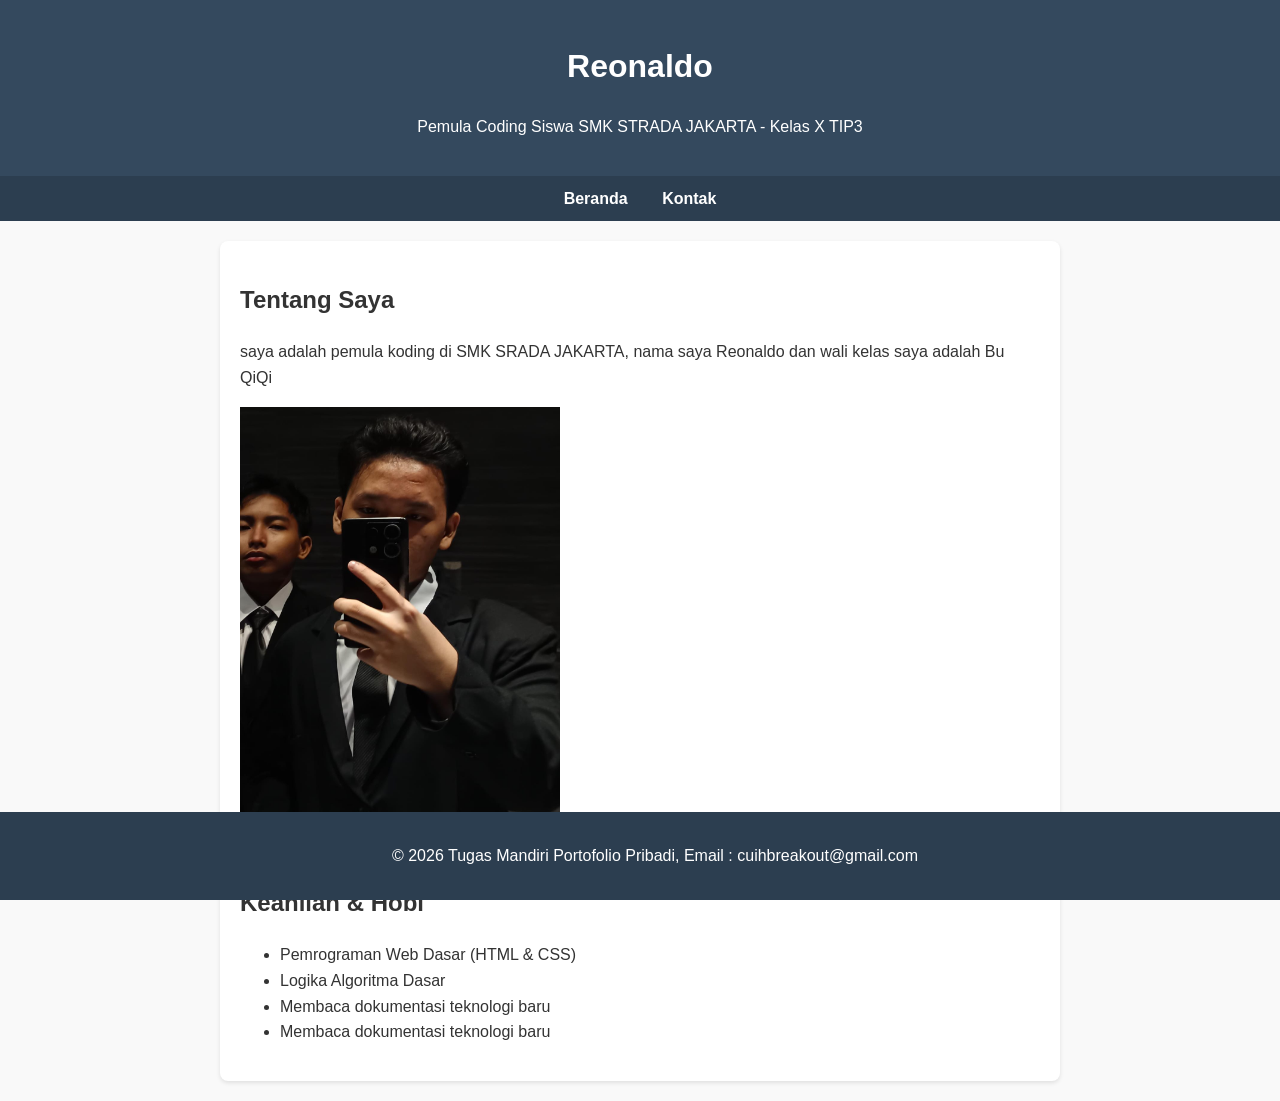
<file: reonaldo pemdas 0.2/job2/index.html>
<!DOCTYPE html>
<html lang="id">
<head>
    <meta charset="UTF-8">
    <meta name="viewport" content="width=device-width, initial-scale=1.0">
    <title>Portofolio Reonaldo - Beranda</title>
    <style>
        body {
            font-family: Arial, sans-serif;
            line-height: 1.6;
            margin: 0;
            padding: 0;
            background-color: #f9f9f9;
            color: #333;
        }
        header {
            background-color: #34495e;
            color: white;
            padding: 20px;
            text-align: center;
        }
        nav {
            background-color: #2c3e50;
            text-align: center;
            padding: 10px;
        }
        nav a {
            color: white;
            text-decoration: none;
            margin: 0 15px;
            font-weight: bold;
        }
        nav a:hover {
            text-decoration: underline;
        }
        main {
            max-width: 800px;
            margin: 20px auto;
            padding: 20px;
            background: white;
            border-radius: 8px;
            box-shadow: 0 2px 4px rgba(0,0,0,0.1);
        }
        footer {
            text-align: center;
            padding: 15px;
            background-color: #2c3e50;
            color: white;
            position: fixed;
            bottom: 0;
            width: 100%;
        }
    </style>
</head>
<body>
    <header>
        <h1>Reonaldo</h1>
        <p>Pemula Coding Siswa SMK STRADA JAKARTA - Kelas X TIP3</p>
    </header>
    <nav>
        <a href="index.html">Beranda</a>
        <a href="kontak.html">Kontak</a>
    </nav>
    <main>
        <h2>Tentang Saya</h2>
        <p>saya adalah pemula koding di SMK SRADA JAKARTA, nama saya Reonaldo dan wali kelas saya adalah Bu QiQi</p>
        <img src="p.jpeg" alt="Foto Profil" width="320" height="450">
        <h2>Keahlian & Hobi</h2>
        <ul>
            <li>Pemrograman Web Dasar (HTML & CSS)</li>
            <li>Logika Algoritma Dasar</li>
            <li>Membaca dokumentasi teknologi baru</li>
            <li>Membaca dokumentasi teknologi baru</li>
        </ul>
    </main>
    <footer>
        <p>&copy; 2026 Tugas Mandiri Portofolio Pribadi, Email : cuihbreakout@gmail.com</p>
    </footer>
</body>
</html>
</file>
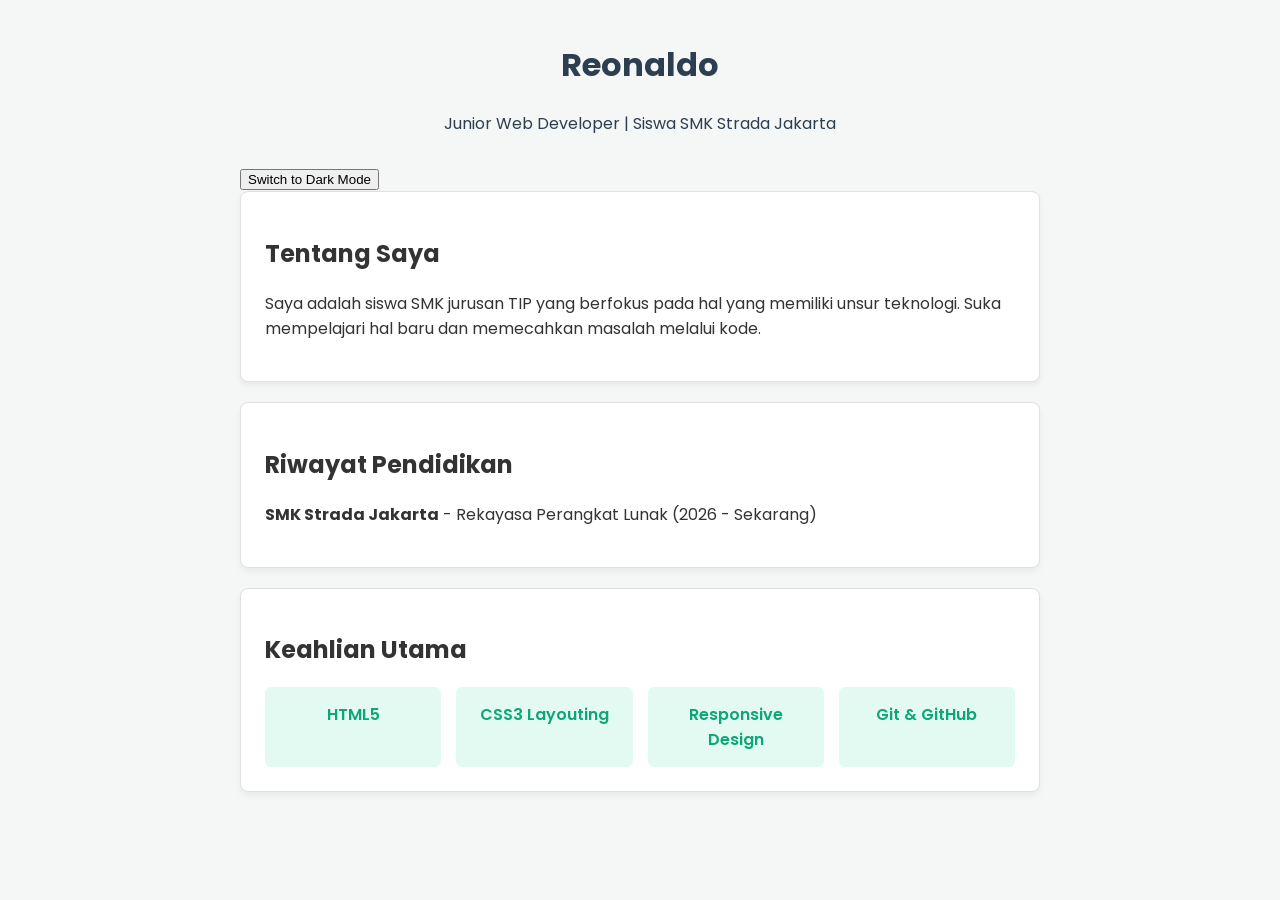
<file: reonaldo pemdas 0.2/job3/index.html>
<!DOCTYPE html>
<html lang="en">
<head>
    <meta charset="UTF-8">
    <meta name="viewport" content="width=device-width, initial-scale=1.0">
    <title>Document</title>
    <link rel="stylesheet" href="style.css">
</head>
<body>
    <div class="cv-container">
        <header class="cv-header">
            <h1>Reonaldo</h1>
            <p>Junior Web Developer | Siswa SMK Strada Jakarta</p>
        </header>
        <div class="toggle-container">
            <button class="btn-toggle" id="themeToggleBtn"> 
                Switch to Dark Mode
            </button>
        </div>
        <section class="cv-card">
            <h2>Tentang Saya</h2>
            <p>Saya adalah siswa SMK jurusan TIP yang berfokus pada hal yang memiliki unsur teknologi. Suka mempelajari hal baru dan memecahkan masalah melalui kode.</p>
        </section>
        <section class="cv-card">
            <h2>Riwayat Pendidikan</h2>
            <p><strong>SMK Strada Jakarta</strong> - Rekayasa Perangkat Lunak (2026 - Sekarang)</p>
        </section>
        <section class="cv-card">
            <h2>Keahlian Utama</h2>
            <div class="skills-container">
                <div class="skill-item">HTML5</div>
                <div class="skill-item">CSS3 Layouting</div>
                <div class="skill-item">Responsive Design</div>
                <div class="skill-item">Git & GitHub</div>
            </div>
        </section>
    </div>
    <script src="script.js"></script>
</body>
</html>
</file>
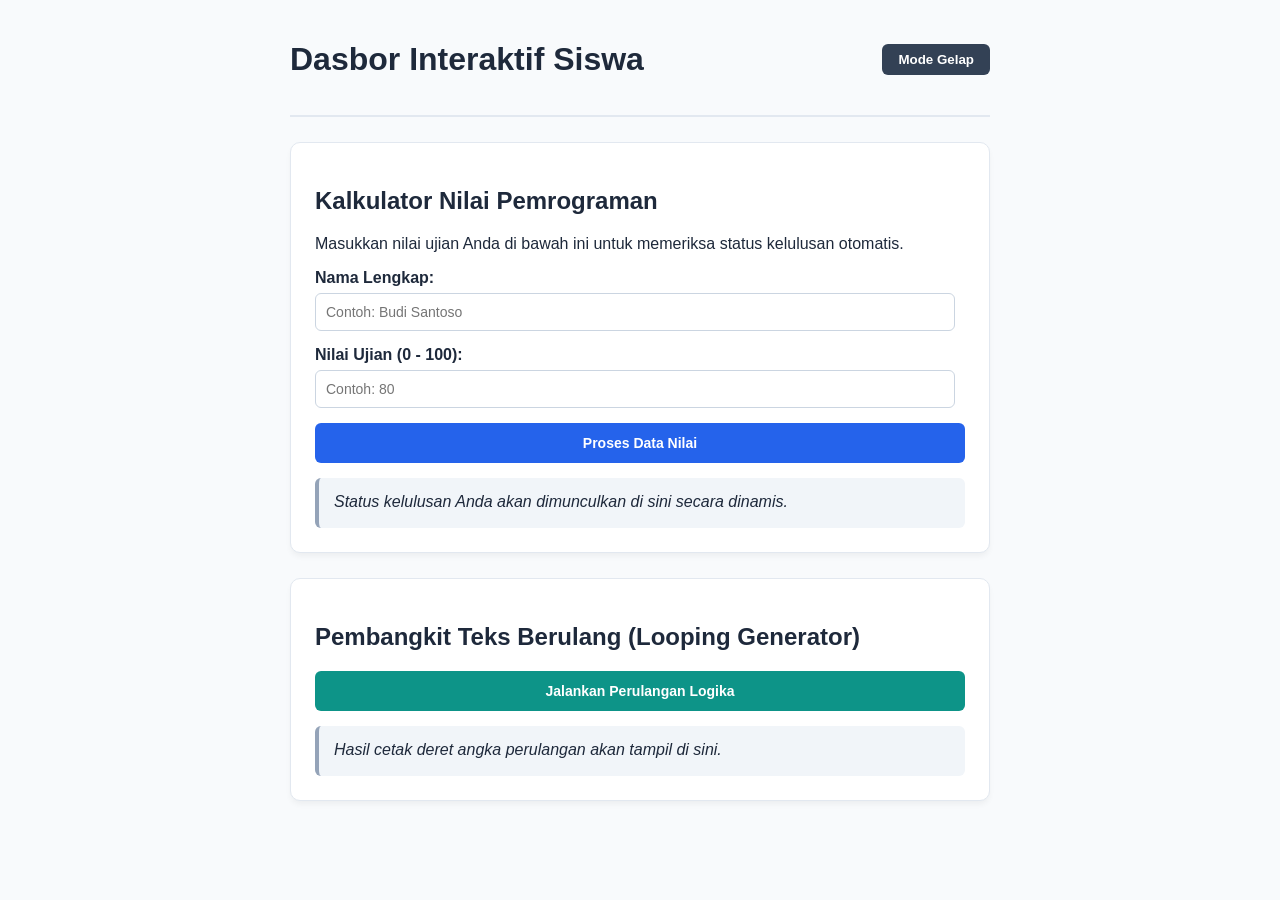
<file: reonaldo pemdas 0.2/job4/index.html>
<!DOCTYPE html>
<html lang="id">
<head>
    <meta charset="UTF-8">
    <meta name="viewport" content="width=device-width, initial-scale=1.0">
    <title>Web Interaktif JavaScript - X RPL</title>
    <link rel="stylesheet" href="style.css">
</head>
<body>
    <div class="main-container">
        <header class="web-header">
            <h1>Dasbor Interaktif Siswa</h1>
            <button id="btn-togle" class="toggle-theme">Mode Gelap</button>
        </header>

        <section class="widget-card">
            <h2>Kalkulator Nilai Pemrograman</h2>
            <p>Masukkan nilai ujian Anda di bawah ini untuk memeriksa status kelulusan otomatis.</p>
            <div class="input-group">
                <label for="input-nama">Nama Lengkap:</label>
                <input type="text" id="input-nama" placeholder="Contoh: Budi Santoso">
            </div>
            <div class="input-group">
                <label for="input-nilai">Nilai Ujian (0 - 100):</label>
                <input type="number" id="input-nilai" placeholder="Contoh: 80">
            </div>
            <button id="btn-proses" class="action-btn">Proses Data Nilai</button>
            <div id="box-hasil" class="result-box">
                Status kelulusan Anda akan dimunculkan di sini secara dinamis.
            </div>
        </section>
        <section class="widget-card">
            <h2>Pembangkit Teks Berulang (Looping Generator)</h2>
            <button id="btn-loop" class="action-btn variant-btn">Jalankan Perulangan Logika</button>
            <div id="box-loop" class="result-box">
                Hasil cetak deret angka perulangan akan tampil di sini.
            </div>
        </section>
    </div>
    <script src="script.js"></script>
</body>
</html>
</file>
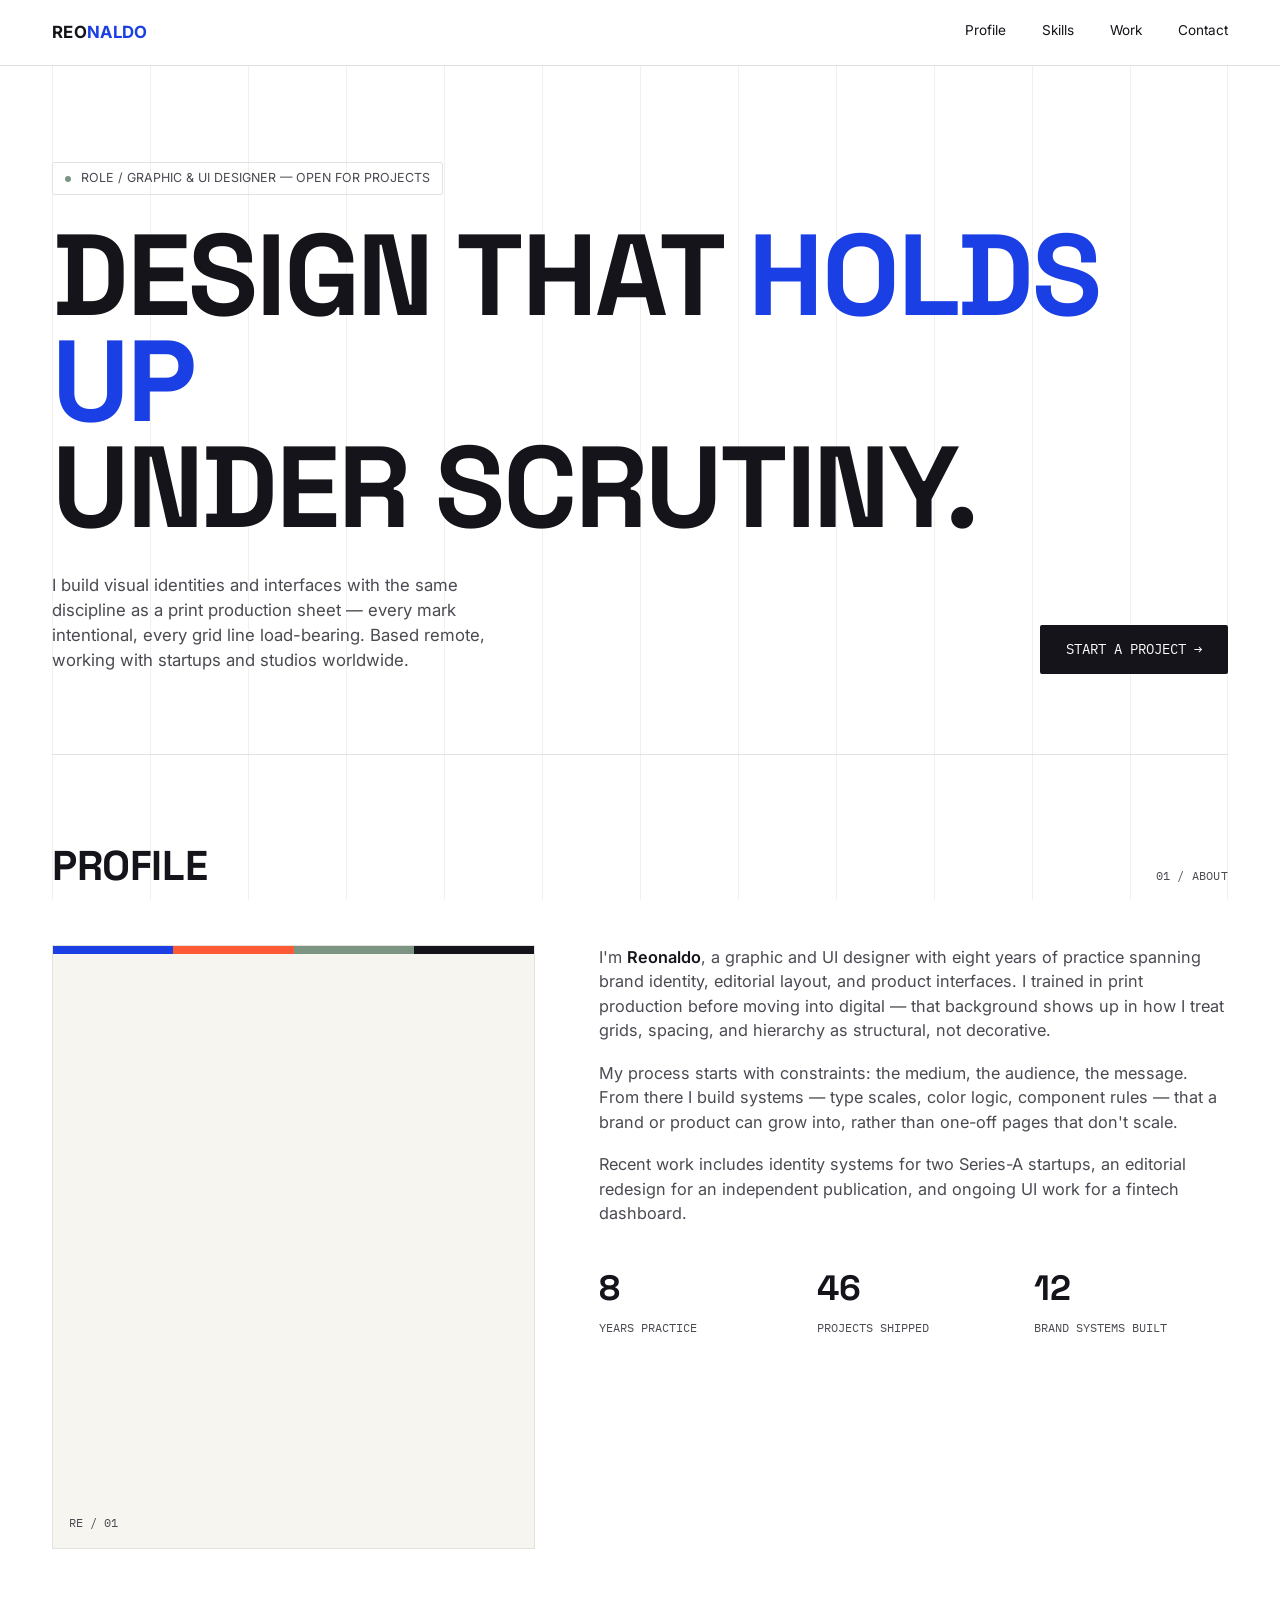
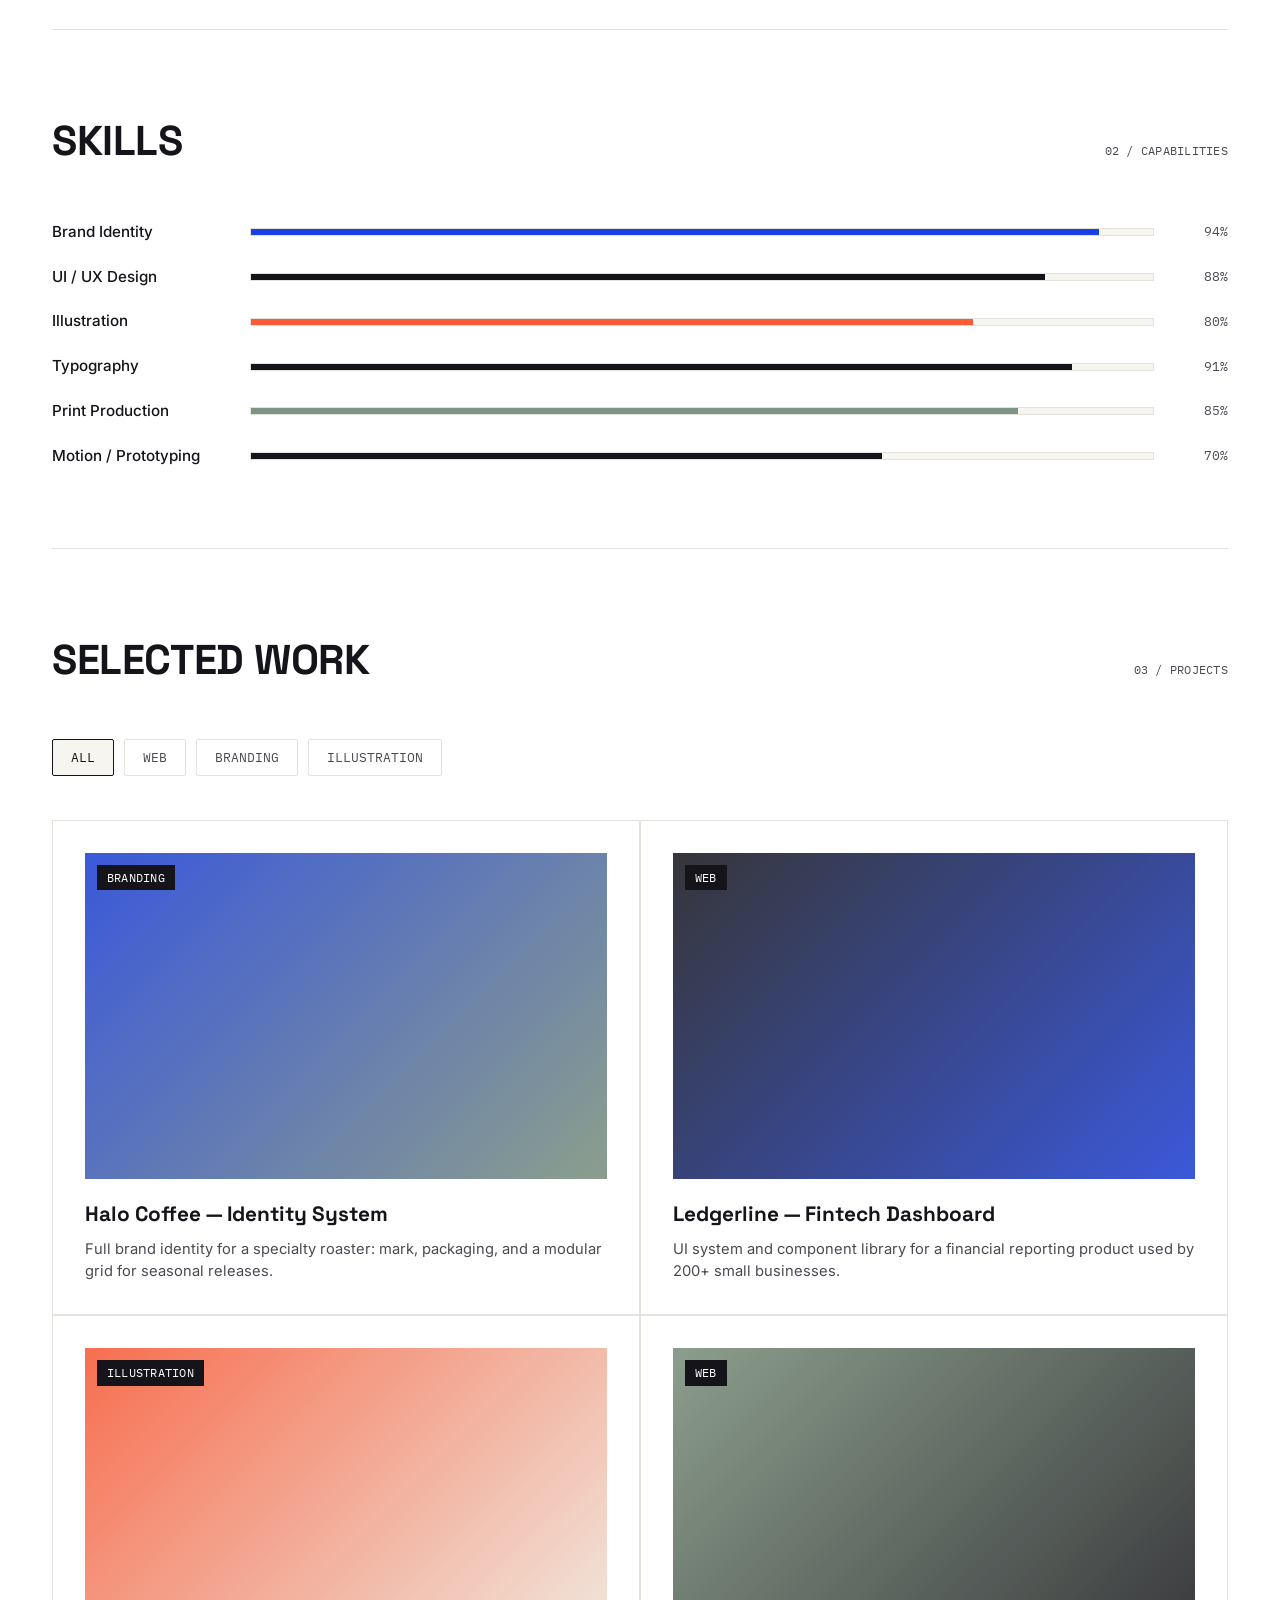
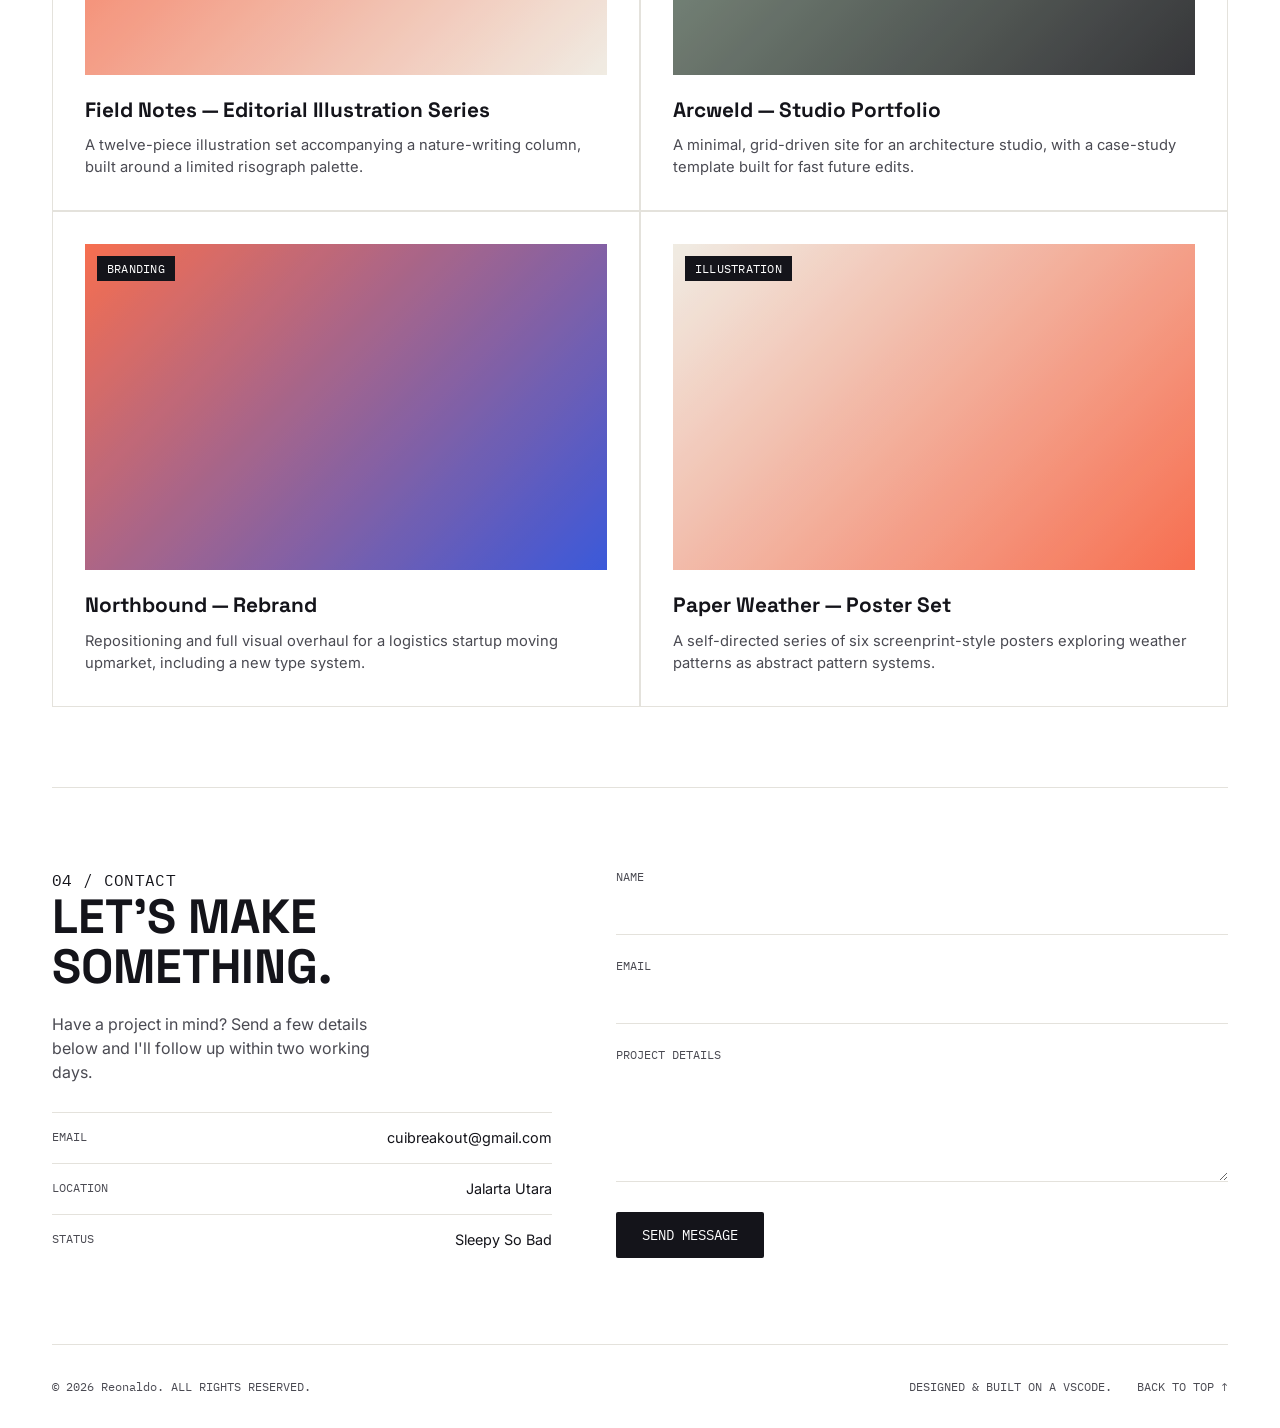
<file: reonaldo pemdas 0.2/job6/index.html>
<!DOCTYPE html>
<html lang="en">
<head>
<meta charset="UTF-8">
<meta name="viewport" content="width=device-width, initial-scale=1.0">
<title>Reonaldo — Graphic & UI Designer</title>
<meta name="description" content="Portfolio of Reonaldo, a graphic and UI designer specialising in brand identity, editorial layout and product interfaces.">
<meta name="theme-color" content="#1A3FE4">
<link rel="icon" href="data:image/svg+xml,<svg xmlns=%27http://www.w3.org/2000/svg%27 viewBox=%270 0 100 100%27><rect width=%27100%27 height=%27100%27 fill=%27%231A3FE4%27/><text x=%2750%27 y=%2772%27 font-size=%2760%27 font-family=%27sans-serif%27 font-weight=%27700%27 text-anchor=%27middle%27 fill=%27white%27>R</text></svg>">
<link rel="preconnect" href="https://fonts.googleapis.com">
<link href="https://fonts.googleapis.com/css2?family=Space+Grotesk:wght@400;500;700&family=Inter:wght@400;500;600&family=IBM+Plex+Mono:wght@400;500&display=swap" rel="stylesheet">
<link rel="stylesheet" href="style.css">
</head>
<body>

<a class="skip" href="#profile">Skip to content</a>

<div class="grid-guides" aria-hidden="true">
  <span></span><span></span><span></span><span></span><span></span><span></span>
  <span></span><span></span><span></span><span></span><span></span><span></span>
</div>

<header>
  <nav class="wrap" aria-label="Main">
    <a href="#top" class="logo">REO<span>NALDO</span></a>
    <div class="navlinks" id="navlinks">
      <a href="#profile">Profile</a>
      <a href="#skills">Skills</a>
      <a href="#work">Work</a>
      <a href="#contact">Contact</a>
    </div>
    <button class="menu-btn mono" id="menuBtn" aria-expanded="false" aria-controls="navlinks">MENU</button>
  </nav>
</header>

<main class="wrap">

  <section class="hero" id="top">
    <div class="eyebrow"><span class="dot"></span> ROLE / GRAPHIC &amp; UI DESIGNER — OPEN FOR PROJECTS</div>
    <h1>Design that <em>holds up</em><br>under scrutiny.</h1>
    <div class="hero-sub">
      <p>I build visual identities and interfaces with the same discipline as a print production sheet — every mark intentional, every grid line load-bearing. Based remote, working with startups and studios worldwide.</p>
      <a href="#contact" class="btn crop"><span class="cm2" aria-hidden="true"></span>START A PROJECT →</a>
    </div>
  </section>

  <section id="profile">
    <div class="sec-head">
      <h2>Profile</h2>
      <span class="tag mono">01 / ABOUT</span>
    </div>
    <div class="profile-grid">
      <div class="profile-photo reveal">
        <div class="swatchbar">
          <span style="background:var(--klein)"></span>
          <span style="background:var(--coral)"></span>
          <span style="background:var(--sage)"></span>
          <span style="background:var(--ink)"></span>
        </div>
      </div>
      <div class="profile-text reveal">
        <p>I'm <strong>Reonaldo</strong>, a graphic and UI designer with eight years of practice spanning brand identity, editorial layout, and product interfaces. I trained in print production before moving into digital — that background shows up in how I treat grids, spacing, and hierarchy as structural, not decorative.</p>
        <p>My process starts with constraints: the medium, the audience, the message. From there I build systems — type scales, color logic, component rules — that a brand or product can grow into, rather than one-off pages that don't scale.</p>
        <p>Recent work includes identity systems for two Series-A startups, an editorial redesign for an independent publication, and ongoing UI work for a fintech dashboard.</p>
        <div class="stats">
          <div class="stat"><b>8</b><span>YEARS PRACTICE</span></div>
          <div class="stat"><b>46</b><span>PROJECTS SHIPPED</span></div>
          <div class="stat"><b>12</b><span>BRAND SYSTEMS BUILT</span></div>
        </div>
      </div>
    </div>
  </section>

  <section id="skills">
    <div class="sec-head">
      <h2>Skills</h2>
      <span class="tag mono">02 / CAPABILITIES</span>
    </div>
    <div class="skills-list reveal">
      <div class="skill-row">
        <div class="skill-name">Brand Identity</div>
        <div class="skill-track"><div class="skill-fill" data-pct="94"></div></div>
        <div class="skill-pct">94%</div>
      </div>
      <div class="skill-row">
        <div class="skill-name">UI / UX Design</div>
        <div class="skill-track"><div class="skill-fill" data-pct="88"></div></div>
        <div class="skill-pct">88%</div>
      </div>
      <div class="skill-row">
        <div class="skill-name">Illustration</div>
        <div class="skill-track"><div class="skill-fill" data-pct="80"></div></div>
        <div class="skill-pct">80%</div>
      </div>
      <div class="skill-row">
        <div class="skill-name">Typography</div>
        <div class="skill-track"><div class="skill-fill" data-pct="91"></div></div>
        <div class="skill-pct">91%</div>
      </div>
      <div class="skill-row">
        <div class="skill-name">Print Production</div>
        <div class="skill-track"><div class="skill-fill" data-pct="85"></div></div>
        <div class="skill-pct">85%</div>
      </div>
      <div class="skill-row">
        <div class="skill-name">Motion / Prototyping</div>
        <div class="skill-track"><div class="skill-fill" data-pct="70"></div></div>
        <div class="skill-pct">70%</div>
      </div>
    </div>
  </section>

  <section id="work">
    <div class="sec-head">
      <h2>Selected Work</h2>
      <span class="tag mono">03 / PROJECTS</span>
    </div>
    <div class="filters">
      <button class="tab active" data-filter="all" aria-pressed="true">ALL</button>
      <button class="tab" data-filter="web" aria-pressed="false">WEB</button>
      <button class="tab" data-filter="branding" aria-pressed="false">BRANDING</button>
      <button class="tab" data-filter="illustration" aria-pressed="false">ILLUSTRATION</button>
    </div>
    <div class="proj-grid" id="projGrid">

      <div class="proj-card crop reveal" data-cat="branding">
        <span class="cm2" aria-hidden="true"></span>
        <div class="proj-thumb"><div class="tint" style="background:linear-gradient(135deg,var(--klein),var(--sage))"></div><span class="proj-cat mono">BRANDING</span></div>
        <h3>Halo Coffee — Identity System</h3>
        <p>Full brand identity for a specialty roaster: mark, packaging, and a modular grid for seasonal releases.</p>
      </div>

      <div class="proj-card crop reveal" data-cat="web">
        <span class="cm2" aria-hidden="true"></span>
        <div class="proj-thumb"><div class="tint" style="background:linear-gradient(135deg,var(--ink),var(--klein))"></div><span class="proj-cat mono">WEB</span></div>
        <h3>Ledgerline — Fintech Dashboard</h3>
        <p>UI system and component library for a financial reporting product used by 200+ small businesses.</p>
      </div>

      <div class="proj-card crop reveal" data-cat="illustration">
        <span class="cm2" aria-hidden="true"></span>
        <div class="proj-thumb"><div class="tint" style="background:linear-gradient(135deg,var(--coral),var(--paper-alt))"></div><span class="proj-cat mono">ILLUSTRATION</span></div>
        <h3>Field Notes — Editorial Illustration Series</h3>
        <p>A twelve-piece illustration set accompanying a nature-writing column, built around a limited risograph palette.</p>
      </div>

      <div class="proj-card crop reveal" data-cat="web">
        <span class="cm2" aria-hidden="true"></span>
        <div class="proj-thumb"><div class="tint" style="background:linear-gradient(135deg,var(--sage),var(--ink))"></div><span class="proj-cat mono">WEB</span></div>
        <h3>Arcweld — Studio Portfolio</h3>
        <p>A minimal, grid-driven site for an architecture studio, with a case-study template built for fast future edits.</p>
      </div>

      <div class="proj-card crop reveal" data-cat="branding">
        <span class="cm2" aria-hidden="true"></span>
        <div class="proj-thumb"><div class="tint" style="background:linear-gradient(135deg,var(--coral),var(--klein))"></div><span class="proj-cat mono">BRANDING</span></div>
        <h3>Northbound — Rebrand</h3>
        <p>Repositioning and full visual overhaul for a logistics startup moving upmarket, including a new type system.</p>
      </div>

      <div class="proj-card crop reveal" data-cat="illustration">
        <span class="cm2" aria-hidden="true"></span>
        <div class="proj-thumb"><div class="tint" style="background:linear-gradient(135deg,var(--paper-alt),var(--coral))"></div><span class="proj-cat mono">ILLUSTRATION</span></div>
        <h3>Paper Weather — Poster Set</h3>
        <p>A self-directed series of six screenprint-style posters exploring weather patterns as abstract pattern systems.</p>
      </div>

    </div>
  </section>

  <section id="contact">
    <div class="contact-wrap">
      <div class="contact-info reveal">
        <span class="tag mono">04 / CONTACT</span>
        <h2>Let's make<br>something.</h2>
        <p>Have a project in mind? Send a few details below and I'll follow up within two working days.</p>
        <div class="info-row"><span>EMAIL</span><span>cuibreakout@gmail.com</span></div>
        <div class="info-row"><span>LOCATION</span><span>Jalarta Utara</span></div>
        <div class="info-row"><span>STATUS</span><span>Sleepy So Bad</span></div>
      </div>
      <form id="contactForm" class="reveal">
        <div class="field">
          <label for="cf-name">NAME</label>
          <input id="cf-name" name="name" type="text" required autocomplete="name">
        </div>
        <div class="field">
          <label for="cf-email">EMAIL</label>
          <input id="cf-email" name="email" type="email" required autocomplete="email">
        </div>
        <div class="field">
          <label for="cf-message">PROJECT DETAILS</label>
          <textarea id="cf-message" name="message" required></textarea>
        </div>
        <div class="submit-row">
          <button type="submit" class="btn">SEND MESSAGE</button>
          <span id="formMsg" class="mono" role="status" aria-live="polite"></span>
        </div>
      </form>
    </div>
  </section>

  <footer>
    <span>© <span id="year">2026</span> Reonaldo. ALL RIGHTS RESERVED.</span>
    <span>DESIGNED &amp; BUILT ON A VSCODE. <a href="#top" class="totop">BACK TO TOP ↑</a></span>
  </footer>

</main>

<script src="script.js"></script>

</body>
</html>
</file>
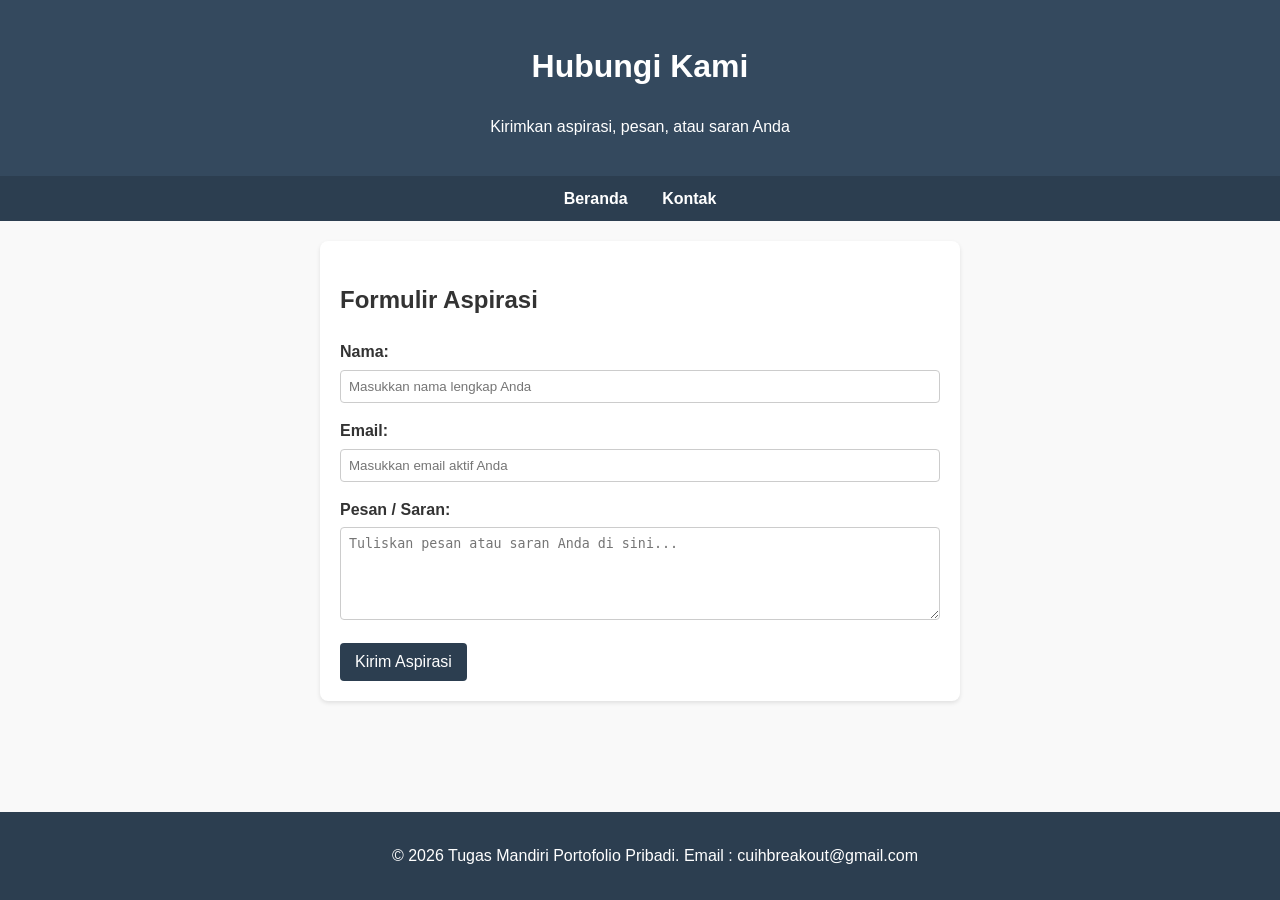
<file: reonaldo pemdas 0.2/job2/kontak.html>
<!DOCTYPE html>
<html lang="id">
<head>
    <meta charset="UTF-8">
    <meta name="viewport" content="width=device-width, initial-scale=1.0">
    <title>Portofolio Reonaldo - Kontak</title>
    <style>
        body {
            font-family: Arial, sans-serif;
            line-height: 1.6;
            margin: 0;
            padding: 0;
            background-color: #f9f9f9;
            color: #333;
        }
        header {
            background-color: #34495e;
            color: white;
            padding: 20px;
            text-align: center;
        }
        nav {
            background-color: #2c3e50;
            text-align: center;
            padding: 10px;
        }
        nav a {
            color: white;
            text-decoration: none;
            margin: 0 15px;
            font-weight: bold;
        }
        nav a:hover {
            text-decoration: underline;
        }
        main {
            max-width: 600px;
            margin: 20px auto;
            padding: 20px;
            background: white;
            border-radius: 8px;
            box-shadow: 0 2px 4px rgba(0,0,0,0.1);
        }
        .form-group {
            margin-bottom: 15px;
        }
        .form-group label {
            display: block;
            margin-bottom: 5px;
            font-weight: bold;
        }
        .form-group input, .form-group textarea {
            width: 100%;
            padding: 8px;
            box-sizing: border-box;
            border: 1px solid #ccc;
            border-radius: 4px;
        }
        button {
            background-color: #2c3e50;
            color: white;
            padding: 10px 15px;
            border: none;
            border-radius: 4px;
            cursor: pointer;
            font-size: 1em;
        }
        button:hover {
            background-color: #34495e;
        }
        footer {
            text-align: center;
            padding: 15px;
            background-color: #2c3e50;
            color: white;
            position: fixed;
            bottom: 0;
            width: 100%;
        }
    </style>
</head>
<body>
    <header>
        <h1>Hubungi Kami</h1>
        <p>Kirimkan aspirasi, pesan, atau saran Anda</p>
    </header>
    <nav>
        <a href="index.html">Beranda</a>
        <a href="kontak.html">Kontak</a>
    </nav>
    <main>
        <h2>Formulir Aspirasi</h2>
        <form action="#" method="POST">
            <div class="form-group">
                <label for="nama">Nama:</label>
                <input type="text" id="nama" name="nama" required placeholder="Masukkan nama lengkap Anda">
            </div>
            <div class="form-group">
                <label for="email">Email:</label>
                <input type="email" id="email" name="email" required placeholder="Masukkan email aktif Anda">
            </div>
            <div class="form-group">
                <label for="pesan">Pesan / Saran:</label>
                <textarea id="pesan" name="pesan" rows="5" required placeholder="Tuliskan pesan atau saran Anda di sini..."></textarea>
            </div>
            <button type="submit">Kirim Aspirasi</button>
        </form>
    </main>
    <footer>
        <p>&copy; 2026 Tugas Mandiri Portofolio Pribadi. Email : cuihbreakout@gmail.com</p>
    </footer>
</body>
</html>
</file>
<file: reonaldo pemdas 0.2/job3/style.css>
@import url('https://fonts.googleapis.com/css2?family=Poppins:wght@300;400;600&display=swap');

body {
    background-color: #f4f7f6;
    font-family: 'Poppins', sans-serif;
    color: #333333;
    margin: 0;
    padding: 20px;
}

.cv-container {
    max-width: 800px;
    margin: 0 auto;
}

.cv-header {
    text-align: center;
    margin-bottom: 30px;
    color: #2c3e50;
}

.cv-card {
    background-color: #ffffff;
    padding: 24px;
    margin-bottom: 20px;
    border: 1px solid #e0e0e0;
    border-radius: 8px;
    box-shadow: 0 4px 6px rgba(0,0,0,0.05);
}

.skills-container {
    display: flex;
    justify-content: space-between;
    flex-wrap: wrap;
    gap: 15px;
}

.skill-item {
    flex: 1;
    min-width: 120px;
    background-color: #e3faf2;
    color: #0ca678;
    font-weight: 600;
    padding: 15px;
    text-align: center;
    border-radius: 6px;
}

@media (max-width: 600px) {
    .skills-container {
        flex-direction: column;
    }
    body {
        padding: 10px;
    }
    .cv-card {
        padding: 15px;
    }
}

@media (prefers-color-scheme: dark) {
    body {
        background-color: #1a1a1a;
        color: #f5f5f5;
    }
    .cv-card {
        background-color: #2d2d2d;
        border-color: #404040;
        box-shadow: 0 4px 6px rgba(0,0,0,0.3);
    }
    .cv-header h1 {
        color: #ffffff;
    }
}


/* ==========================================
   TUGAS MANDIRI: FITUR DARK MODE (TEXT PUTIH)
   ========================================= */


/* 1. Menggunakan Class (.dark-theme) jika di-toggle via tombol */
body.dark-theme {
    background-color: #1a1a1a; /* Latar belakang gelap */
    color: #ffffff;            /* Warna teks dasar putih */
}


/* Mengubah semua warna teks di dalam kartu menjadi putih */
body.dark-theme .cv-card {
    background-color: #2d2d2d;
    border-color: #444444;
}
body.dark-theme h1,
body.dark-theme h2,
body.dark-theme h3,
body.dark-theme h4,
body.dark-theme p,
body.dark-theme .main-title,
body.dark-theme .desc-text,
body.dark-theme .item-title,
body.dark-theme .item-desc,
body.dark-theme .section-title,
body.dark-theme .section-subtitle,
body.dark-theme .contact-text {
    color: #ffffff !important; /* Memaksa warna tulisan menjadi putih penuh */
}


body.dark-theme .section-title {
    border-bottom: 2px solid #444444; /* Penyesuaian garis batas tema gelap */
}


body.dark-theme .item-date {
    color: #cccccc !important; /* Warna tanggal abu terang agar tetap estetis */
}


body.dark-theme .skill-item {
    background-color: #1e3d37; /* Warna latar box skill yang pas untuk mode gelap */
}


body.dark-theme .skill-name {
    color: #12b886 !important; /* Nama keahlian tetap hijau aksen */
}


body.dark-theme .skill-desc {
    color: #e0e0e0 !important; /* Deskripsi keahlian abu sangat terang */
}


body.dark-theme .btn-toggle {
    background-color: #f4f7f6;
    color: #1a1a1a;
}




/* 2. Menggunakan Media Query Otomatis (Sesuai Preferensi Sistem Perangkat) */
@media (prefers-color-scheme: dark) {
    body:not(.light-theme) {
        background-color: #1a1a1a;
        color: #ffffff;
    }
    body:not(.light-theme) .cv-card {
        background-color: #2d2d2d;
        border-color: #444444;
    }
    body:not(.light-theme) h1,
    body:not(.light-theme) h2,
    body:not(.light-theme) h3,
    body:not(.light-theme) h4,
    body:not(.light-theme) p,
    body:not(.light-theme) .main-title,
    body:not(.light-theme) .desc-text,
    body:not(.light-theme) .item-title,
    body:not(.light-theme) .item-desc,
    body:not(.light-theme) .section-title,
    body:not(.light-theme) .section-subtitle,
    body:not(.light-theme) .contact-text {
        color: #ffffff !important;
    }
    body:not(.light-theme) .section-title {
        border-bottom: 2px solid #444444;
    }
    body:not(.light-theme) .item-date {
        color: #cccccc !important;
    }
    body:not(.light-theme) .skill-item {
        background-color: #1e3d37;
    }
    body:not(.light-theme) .skill-name {
        color: #12b886 !important;
    }
    body:not(.light-theme) .skill-desc {
        color: #e0e0e0 !important;
    }
    body:not(.light-theme) .btn-toggle {
        background-color: #f4f7f6;
        color: #1a1a1a;
    }
}
</file>
<file: reonaldo pemdas 0.2/job4/style.css>
body {
    background-color: #f8fafc;
    font-family: 'Segoe UI', Tahoma, Geneva, Verdana, sans-serif;
    color: #1e293b;
    margin: 0;
    padding: 20px;
    transition: background-color 0.3s ease, color 0.3s ease;
}
body.dark-theme {
    background-color: #0f172a;
    color: #f1f5f9;
}
.main-container {
    max-width: 700px;
    margin: 0 auto;
}
.web-header {
    display: flex;
    justify-content: space-between;
    align-items: center;
    margin-bottom: 25px;
    border-bottom: 2px solid #e2e8f0;
    padding-bottom: 15px;
}
.toggle-theme {
    background-color: #334155;
    color: #ffffff;
    border: none;
    padding: 8px 16px;
    border-radius: 6px;
    cursor: pointer;
    font-weight: 600;
}
.widget-card {
    background-color: #ffffff;
    padding: 24px;
    margin-bottom: 25px;
    border: 1px solid #e2e8f0;
    border-radius: 10px;
    box-shadow: 0 4px 6px -1px rgba(0, 0, 0, 0.05);
    transition: background-color 0.3s ease;
}
body.dark-theme .widget-card {
    background-color: #1e293b;
    border-color: #334155;
}
.input-group { margin-bottom: 15px; }
.input-group label { display: block; margin-bottom: 6px; font-weight: 600; }
.input-group input { width: 95%; padding: 10px; border: 1px solid #cbd5e1; border-radius: 6px; font-size: 14px; }
body.dark-theme .input-group input { background-color: #334155; color: white; border-color: #475569; }
.action-btn { background-color: #2563eb; color: white; border: none; padding: 12px 20px; font-size: 14px; font-weight: 600; border-radius: 6px; cursor: pointer; width: 100%; margin-bottom: 15px; }
.action-btn:hover { background-color: #1d4ed8; }
.variant-btn { background-color: #0d9488; }
.variant-btn:hover { background-color: #0f766e; }
.result-box { background-color: #f1f5f9; padding: 15px; border-radius: 6px; border-left: 4px solid #94a3b8; font-style: italic; min-height: 20px; }
body.dark-theme .result-box { background-color: #334155; border-left-color: #64748b; }
</file>
<file: reonaldo pemdas 0.2/job6/style.css>
:root{
  --paper:#FFFFFF;
  --ink:#14141A;
  --ink-soft:#4A4A52;
  --grid-line:#E4E2DC;
  --klein:#1A3FE4;
  --coral:#FF5A36;
  --sage:#7C9583;
  --paper-alt:#F7F5F0;
}

*{margin:0;padding:0;box-sizing:border-box;}

html{scroll-behavior:smooth;}

body{
  background:var(--paper);
  color:var(--ink);
  font-family:'Inter',sans-serif;
  line-height:1.5;
  overflow-x:hidden;
}

@media (prefers-reduced-motion: reduce){
  html{scroll-behavior:auto;}
  *{animation-duration:0.001ms !important; transition-duration:0.001ms !important;}
}

a{color:inherit;text-decoration:none;}

::selection{background:var(--klein);color:var(--paper);}

.skip{
  position:absolute;left:16px;top:-60px;z-index:100;
  background:var(--ink);color:var(--paper);
  font-family:'IBM Plex Mono',monospace;font-size:0.8rem;
  padding:10px 16px;border-radius:2px;transition:top 0.2s ease;
}
.skip:focus{top:12px;}

.mono{
  font-family:'IBM Plex Mono',monospace;
  letter-spacing:0.02em;
}

.display{
  font-family:'Space Grotesk',sans-serif;
}

.wrap{
  max-width:1240px;
  margin:0 auto;
  padding:0 32px;
}

.grid-guides{
  position:fixed;
  top:0; left:0; right:0; bottom:0;
  max-width:1240px;
  margin:0 auto;
  padding:0 32px;
  pointer-events:none;
  z-index:0;
  display:grid;
  grid-template-columns:repeat(12,1fr);
}
.grid-guides span{
  border-left:1px solid var(--grid-line);
  height:100%;
  opacity:0.5;
}
.grid-guides span:last-child{border-right:1px solid var(--grid-line);}

.crop{position:relative;}
.crop::before,
.crop::after,
.crop .cm2::before,
.crop .cm2::after{
  content:'';
  position:absolute;
  width:14px;
  height:14px;
  border:1.5px solid var(--ink);
  opacity:0;
  transition:opacity 0.25s ease, transform 0.25s ease;
}
.crop::before{top:-1px;left:-1px;border-right:none;border-bottom:none;}
.crop::after{top:-1px;right:-1px;border-left:none;border-bottom:none;}
.crop .cm2::before{bottom:-1px;left:-1px;border-right:none;border-top:none;position:absolute;}
.crop .cm2::after{bottom:-1px;right:-1px;border-left:none;border-top:none;position:absolute;}
.crop:hover::before,.crop:hover::after,
.crop:hover .cm2::before,.crop:hover .cm2::after{opacity:1;}
.crop:hover::before{transform:translate(-4px,-4px);}
.crop:hover::after{transform:translate(4px,-4px);}
.crop:hover .cm2::before{transform:translate(-4px,4px);}
.crop:hover .cm2::after{transform:translate(4px,4px);}

header{
  position:sticky;
  top:0;
  background:rgba(255,255,255,0.92);
  backdrop-filter:blur(6px);
  border-bottom:1px solid var(--grid-line);
  z-index:50;
}
nav.wrap{
  display:flex;
  align-items:center;
  justify-content:space-between;
  padding-top:20px;
  padding-bottom:20px;
}
.logo{
  font-weight:700;
  font-size:1.05rem;
  letter-spacing:0.02em;
}
.logo span{color:var(--klein);}
.navlinks{
  display:flex;
  gap:36px;
  font-size:0.85rem;
}
.navlinks a{
  position:relative;
  padding-bottom:4px;
}
.navlinks a:focus-visible, .btn:focus-visible, .tab:focus-visible, input:focus-visible, textarea:focus-visible, button:focus-visible{
  outline:2px solid var(--klein);
  outline-offset:3px;
}
.navlinks a::after{
  content:'';
  position:absolute;
  left:0;bottom:0;
  width:0;height:1px;
  background:var(--ink);
  transition:width 0.2s ease;
}
.navlinks a:hover::after,
.navlinks a.active::after{width:100%;}
.navlinks a.active{color:var(--klein);}
.navlinks a.active::after{background:var(--klein);}

.menu-btn{
  display:none;
  background:transparent;
  border:1px solid var(--grid-line);
  border-radius:2px;
  padding:8px 14px;
  font-size:0.78rem;
  color:var(--ink);
  cursor:pointer;
}

.hero{
  position:relative;
  padding:96px 0 80px;
  border-bottom:1px solid var(--grid-line);
}
.eyebrow{
  display:inline-flex;
  align-items:center;
  gap:10px;
  font-size:0.78rem;
  color:var(--ink-soft);
  margin-bottom:28px;
  border:1px solid var(--grid-line);
  padding:6px 12px;
  border-radius:2px;
}
.eyebrow .dot{width:6px;height:6px;border-radius:50%;background:var(--sage);display:inline-block;}

.hero h1{
  font-family:'Space Grotesk',sans-serif;
  font-weight:700;
  font-size:clamp(3rem,9vw,7.5rem);
  line-height:0.92;
  letter-spacing:-0.02em;
  text-transform:uppercase;
}
.hero h1 em{
  font-style:normal;
  color:var(--klein);
}

.hero-sub{
  margin-top:32px;
  display:flex;
  justify-content:space-between;
  align-items:flex-end;
  gap:40px;
  flex-wrap:wrap;
}
.hero-sub p{
  max-width:480px;
  color:var(--ink-soft);
  font-size:1.05rem;
}
.btn{
  display:inline-block;
  background:var(--ink);
  color:var(--paper);
  font-family:'IBM Plex Mono',monospace;
  font-size:0.85rem;
  padding:14px 26px;
  border-radius:2px;
  white-space:nowrap;
  transition:background 0.2s ease, transform 0.2s ease;
  border:none;
  cursor:pointer;
}
.btn:hover{background:var(--klein); transform:translateY(-2px);}

section{padding:80px 0;border-bottom:1px solid var(--grid-line);scroll-margin-top:70px;}
.sec-head{
  display:flex;
  justify-content:space-between;
  align-items:baseline;
  margin-bottom:48px;
  flex-wrap:wrap;
  gap:12px;
}
.sec-head .tag{
  font-size:0.78rem;
  color:var(--ink-soft);
}
.sec-head h2{
  font-family:'Space Grotesk',sans-serif;
  font-size:clamp(1.8rem,4vw,2.6rem);
  text-transform:uppercase;
  letter-spacing:-0.01em;
}

.profile-grid{
  display:grid;
  grid-template-columns:1fr 1.3fr;
  gap:64px;
  align-items:start;
}
.profile-photo{
  aspect-ratio:4/5;
  background:var(--paper-alt);
  border:1px solid var(--grid-line);
  position:relative;
  overflow:hidden;
}
.profile-photo::after{
  content:'RE / 01';
  position:absolute;
  bottom:16px;left:16px;
  font-family:'IBM Plex Mono',monospace;
  font-size:0.75rem;
  color:var(--ink-soft);
}
.profile-photo .swatchbar{
  position:absolute;
  top:0;left:0;right:0;
  height:8px;
  display:flex;
}
.profile-photo .swatchbar span{flex:1;}
.profile-text p{
  color:var(--ink-soft);
  margin-bottom:18px;
  font-size:1.02rem;
}
.profile-text strong{color:var(--ink);font-weight:600;}
.stats{
  display:grid;
  grid-template-columns:repeat(3,1fr);
  gap:24px;
  margin-top:36px;
}
.stat b{
  font-family:'Space Grotesk',sans-serif;
  font-size:2.2rem;
  display:block;
}
.stat span{
  font-size:0.78rem;
  color:var(--ink-soft);
  font-family:'IBM Plex Mono',monospace;
}

.skills-list{display:flex;flex-direction:column;gap:22px;}
.skill-row{display:grid;grid-template-columns:180px 1fr 56px;align-items:center;gap:18px;}
.skill-name{font-weight:500;font-size:0.95rem;}
.skill-track{
  height:8px;
  background:var(--paper-alt);
  border:1px solid var(--grid-line);
  position:relative;
  overflow:hidden;
}
.skill-fill{
  height:100%;
  background:var(--ink);
  width:0%;
  transition:width 1.1s cubic-bezier(.16,1,.3,1);
}
.skill-row:nth-child(1) .skill-fill{background:var(--klein);}
.skill-row:nth-child(3) .skill-fill{background:var(--coral);}
.skill-row:nth-child(5) .skill-fill{background:var(--sage);}
.skill-pct{
  font-family:'IBM Plex Mono',monospace;
  font-size:0.82rem;
  color:var(--ink-soft);
  text-align:right;
}

.filters{display:flex;gap:10px;flex-wrap:wrap;}
.tab{
  font-family:'IBM Plex Mono',monospace;
  font-size:0.8rem;
  padding:9px 18px;
  border:1px solid var(--grid-line);
  background:transparent;
  border-radius:2px;
  cursor:pointer;
  color:var(--ink-soft);
  transition:all 0.2s ease;
}
.tab.active,.tab:hover{
  border-color:var(--ink);
  color:var(--ink);
  background:var(--paper-alt);
}
.proj-grid{
  display:grid;
  grid-template-columns:repeat(2,1fr);
  gap:2px;
  background:var(--grid-line);
  border:1px solid var(--grid-line);
  margin-top:44px;
}
.proj-card{
  background:var(--paper);
  padding:32px;
  transition:opacity 0.3s ease, transform 0.3s ease;
}
.proj-card.hide{display:none;}
.proj-card:hover{transform:translateY(-2px);}
.proj-thumb{
  aspect-ratio:16/10;
  background:var(--paper-alt);
  margin-bottom:20px;
  position:relative;
  overflow:hidden;
}
.proj-thumb .tint{
  position:absolute;inset:0;
  mix-blend-mode:multiply;
  opacity:0.85;
  transition:transform 0.4s ease;
}
.proj-card:hover .tint{transform:scale(1.04);}
.proj-cat{
  font-family:'IBM Plex Mono',monospace;
  font-size:0.72rem;
  color:var(--paper);
  background:var(--ink);
  display:inline-block;
  padding:4px 10px;
  position:absolute;
  top:12px;left:12px;
}
.proj-card h3{
  font-family:'Space Grotesk',sans-serif;
  font-size:1.3rem;
  margin-bottom:8px;
}
.proj-card p{color:var(--ink-soft);font-size:0.92rem;}

.contact-wrap{
  display:grid;
  grid-template-columns:0.9fr 1.1fr;
  gap:64px;
}
.contact-info h2{
  font-family:'Space Grotesk',sans-serif;
  font-size:clamp(2rem,4vw,3rem);
  text-transform:uppercase;
  line-height:1.05;
  margin-bottom:20px;
}
.contact-info p{color:var(--ink-soft);margin-bottom:28px;max-width:360px;}
.contact-info .info-row{
  display:flex;
  justify-content:space-between;
  border-top:1px solid var(--grid-line);
  padding:14px 0;
  font-size:0.9rem;
}
.contact-info .info-row span:first-child{color:var(--ink-soft);font-family:'IBM Plex Mono',monospace;font-size:0.78rem;}

form{display:flex;flex-direction:column;gap:22px;}
.field{display:flex;flex-direction:column;gap:8px;}
.field label{
  font-family:'IBM Plex Mono',monospace;
  font-size:0.75rem;
  color:var(--ink-soft);
}
.field input,.field textarea{
  border:none;
  border-bottom:1px solid var(--grid-line);
  background:transparent;
  padding:10px 2px;
  font-family:'Inter',sans-serif;
  font-size:1rem;
  color:var(--ink);
  resize:vertical;
  transition:border-color 0.2s ease;
}
.field input:focus,.field textarea:focus{border-color:var(--ink);}
.field textarea{min-height:110px;}
.submit-row{display:flex;align-items:center;gap:18px;margin-top:8px;}
#formMsg{
  font-family:'IBM Plex Mono',monospace;
  font-size:0.8rem;
  color:var(--sage);
  opacity:0;
  transition:opacity 0.3s ease;
}
#formMsg.show{opacity:1;}

.totop{margin-left:18px;border-bottom:1px solid transparent;transition:border-color 0.2s ease;}
.totop:hover{border-color:var(--ink);}

footer{
  padding:32px 0;
  display:flex;
  justify-content:space-between;
  font-size:0.78rem;
  color:var(--ink-soft);
  font-family:'IBM Plex Mono',monospace;
  flex-wrap:wrap;
  gap:10px;
}

.reveal{
  opacity:0;
  transform:translateY(24px);
  transition:opacity 0.7s ease, transform 0.7s ease;
}
.reveal.in{opacity:1;transform:translateY(0);}

@media (max-width:860px){
  .profile-grid,.contact-wrap{grid-template-columns:1fr;}
  .proj-grid{grid-template-columns:1fr;}
  .menu-btn{display:block;}
  .navlinks{
    display:none;
    position:absolute;
    top:100%;left:0;right:0;
    flex-direction:column;
    gap:0;
    background:var(--paper);
    border-bottom:1px solid var(--grid-line);
    padding:6px 32px 14px;
  }
  .navlinks.open{display:flex;}
  .navlinks a{padding:12px 0;}
  .skill-row{grid-template-columns:110px 1fr 44px;gap:10px;}
}
</file>
